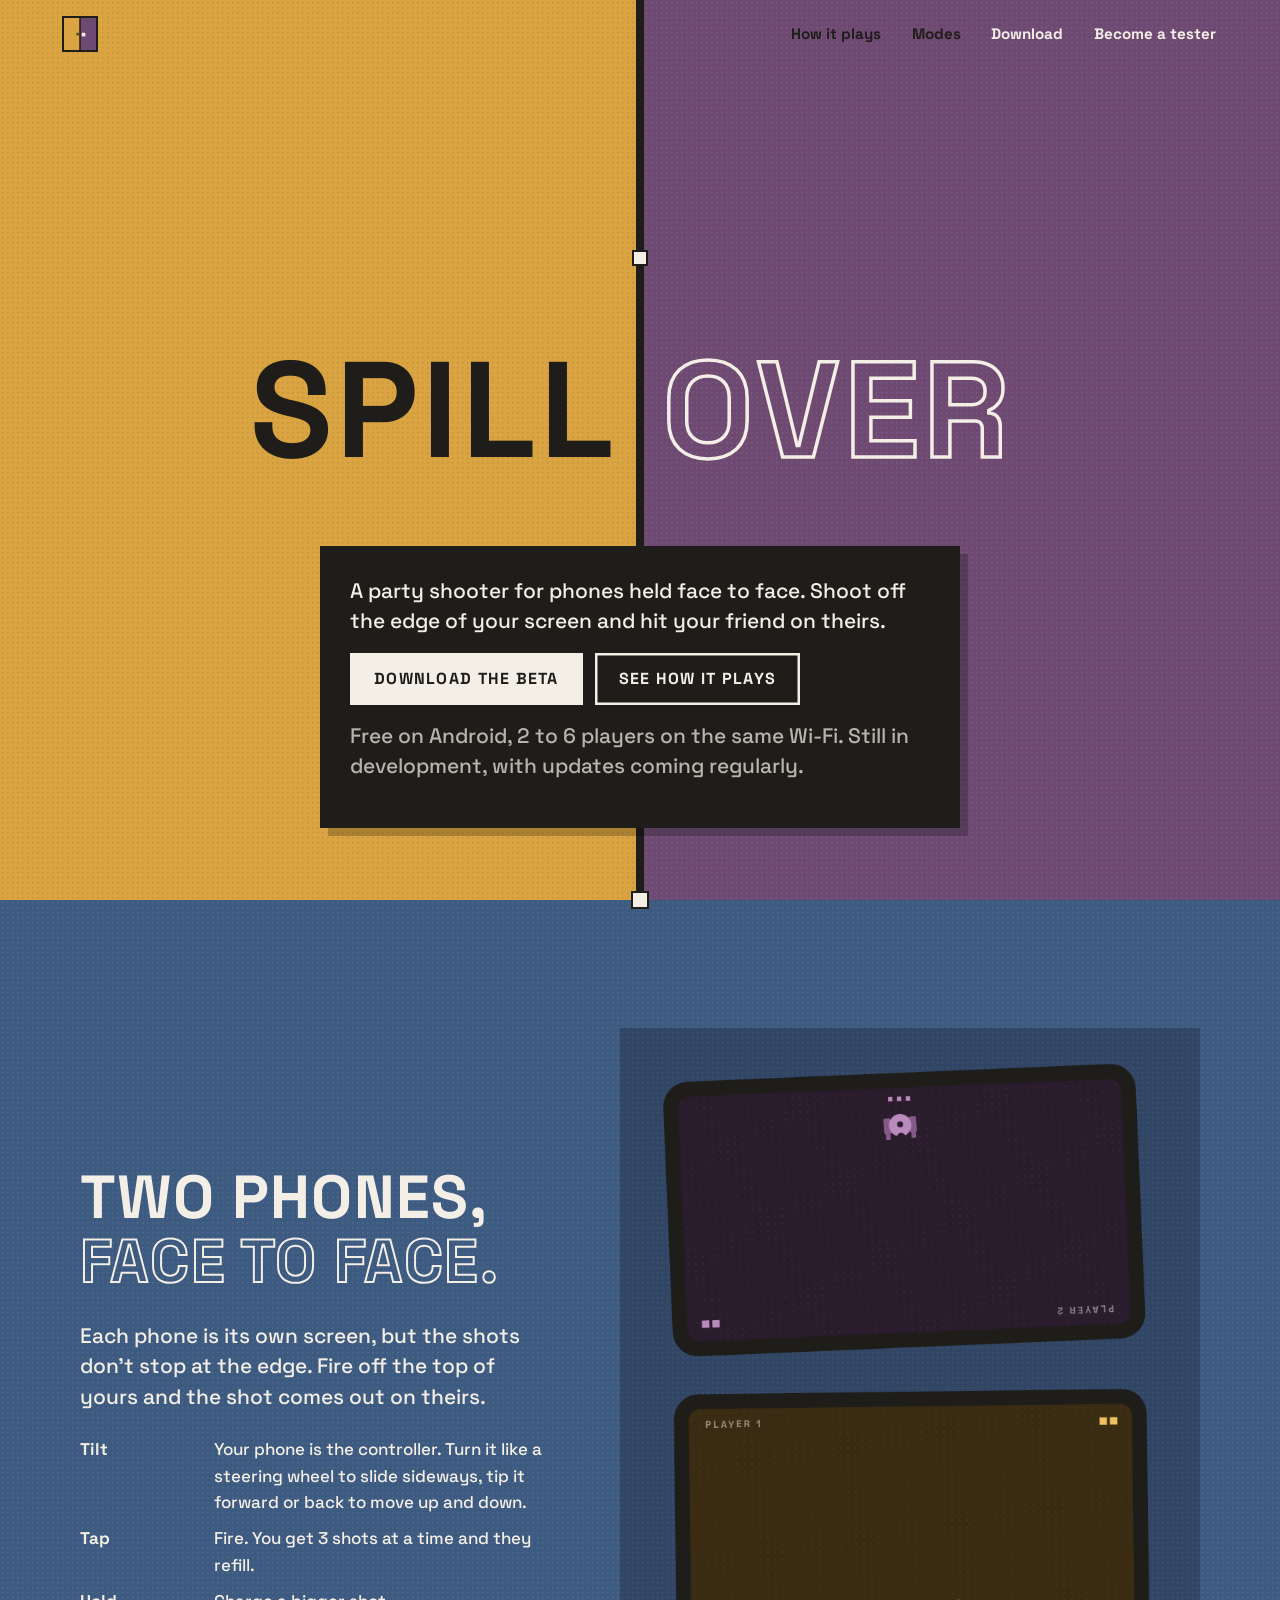
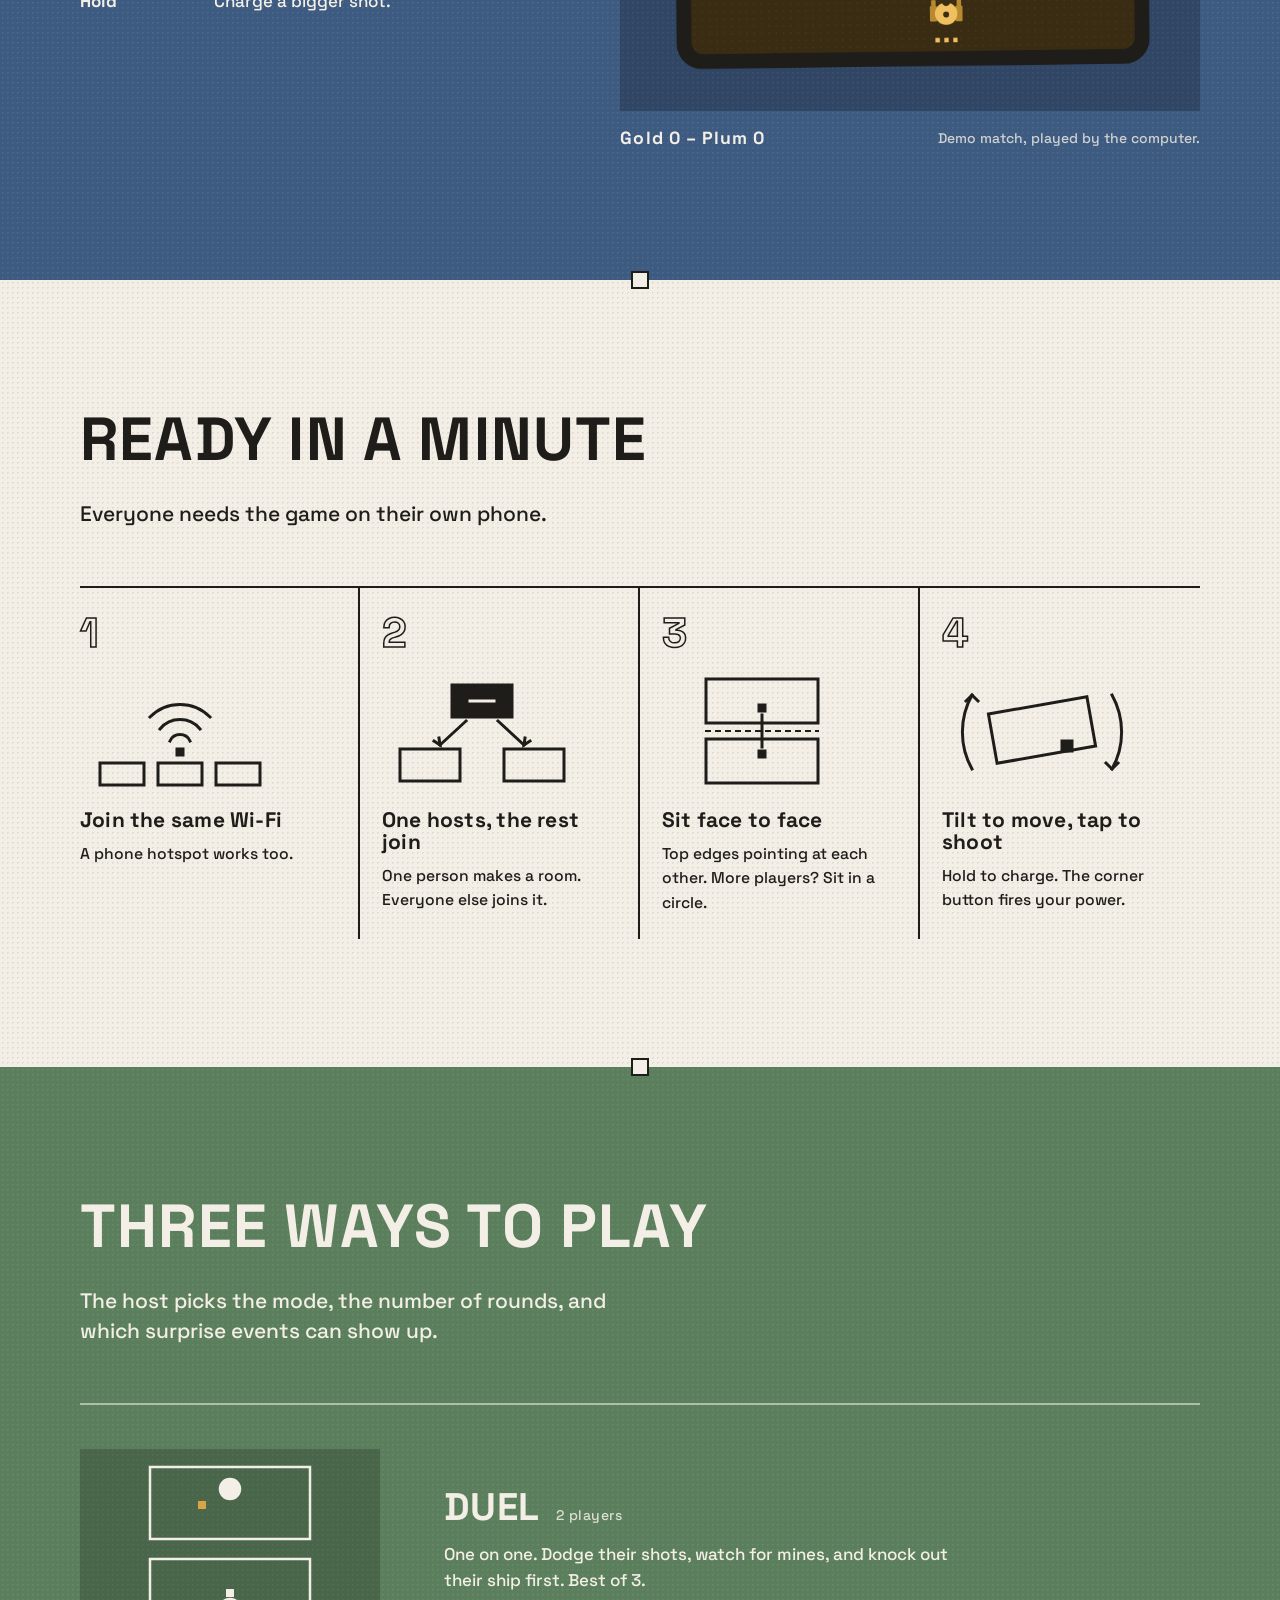
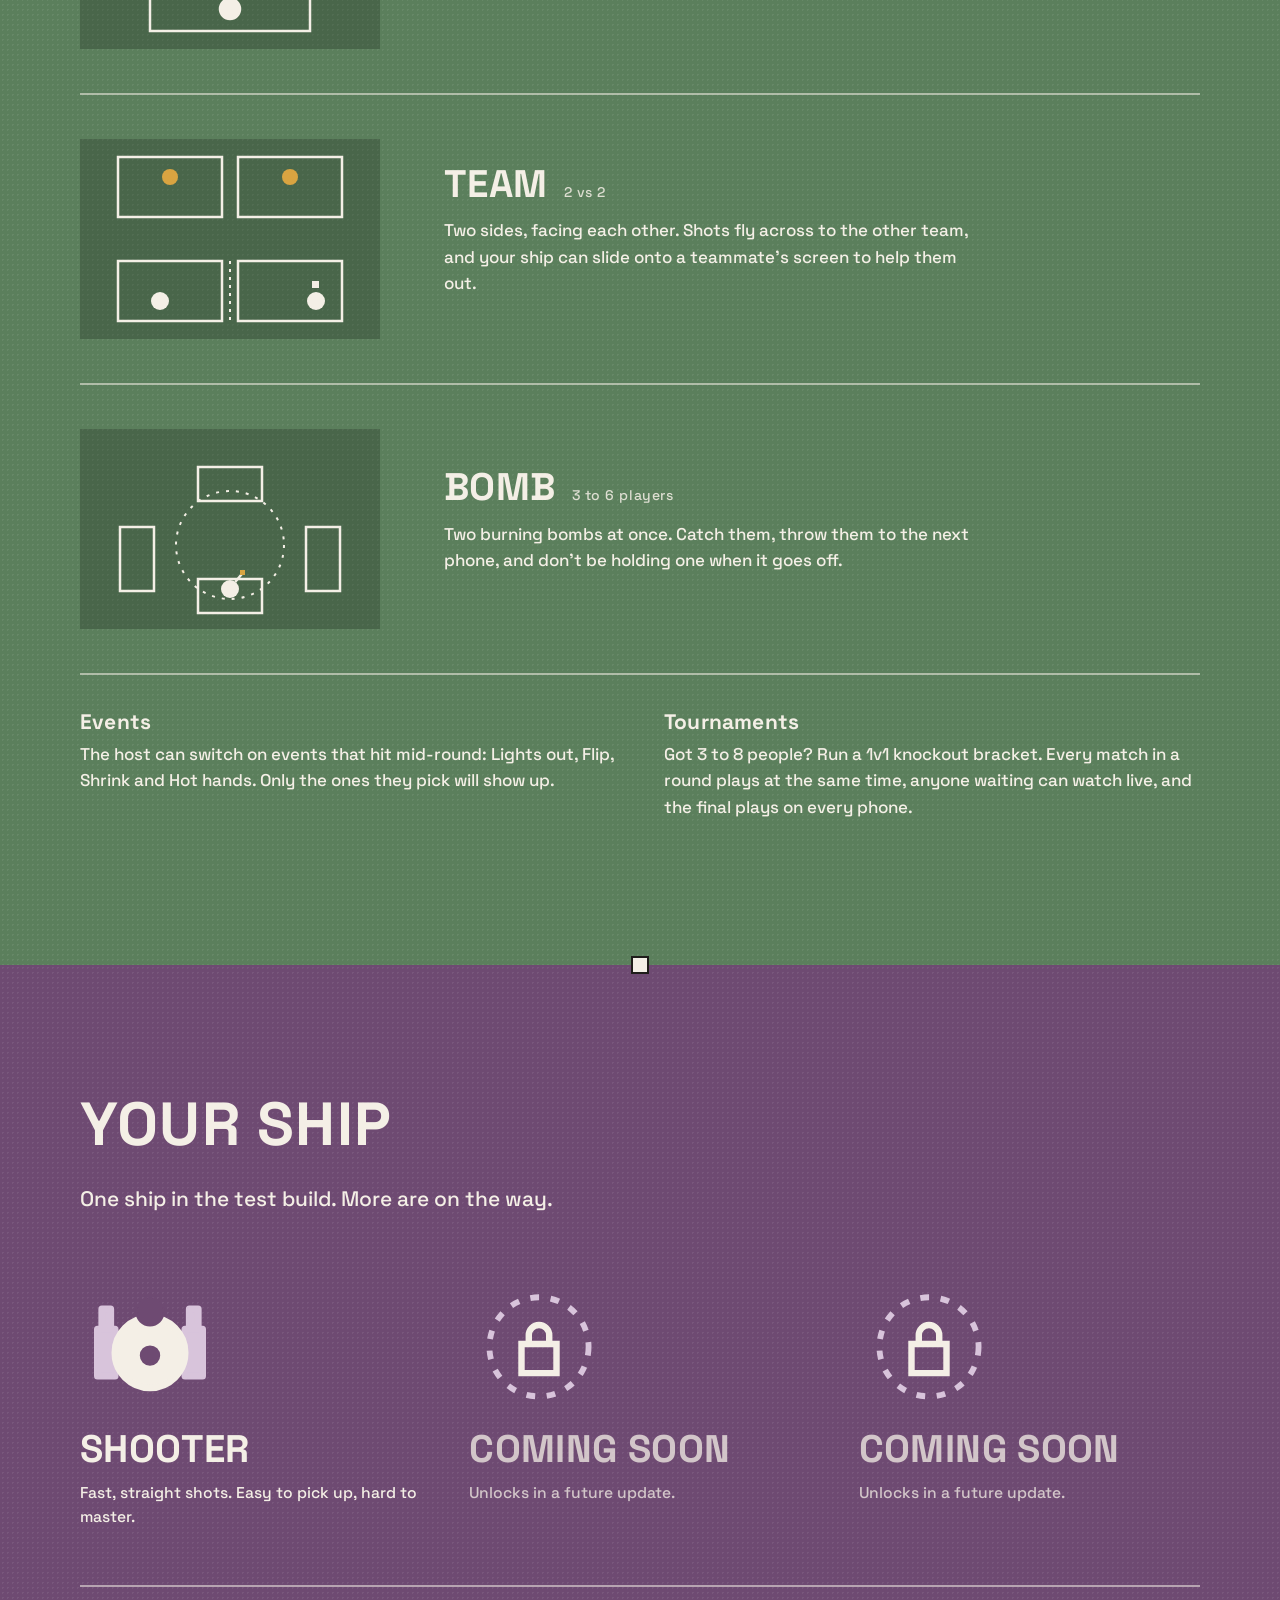
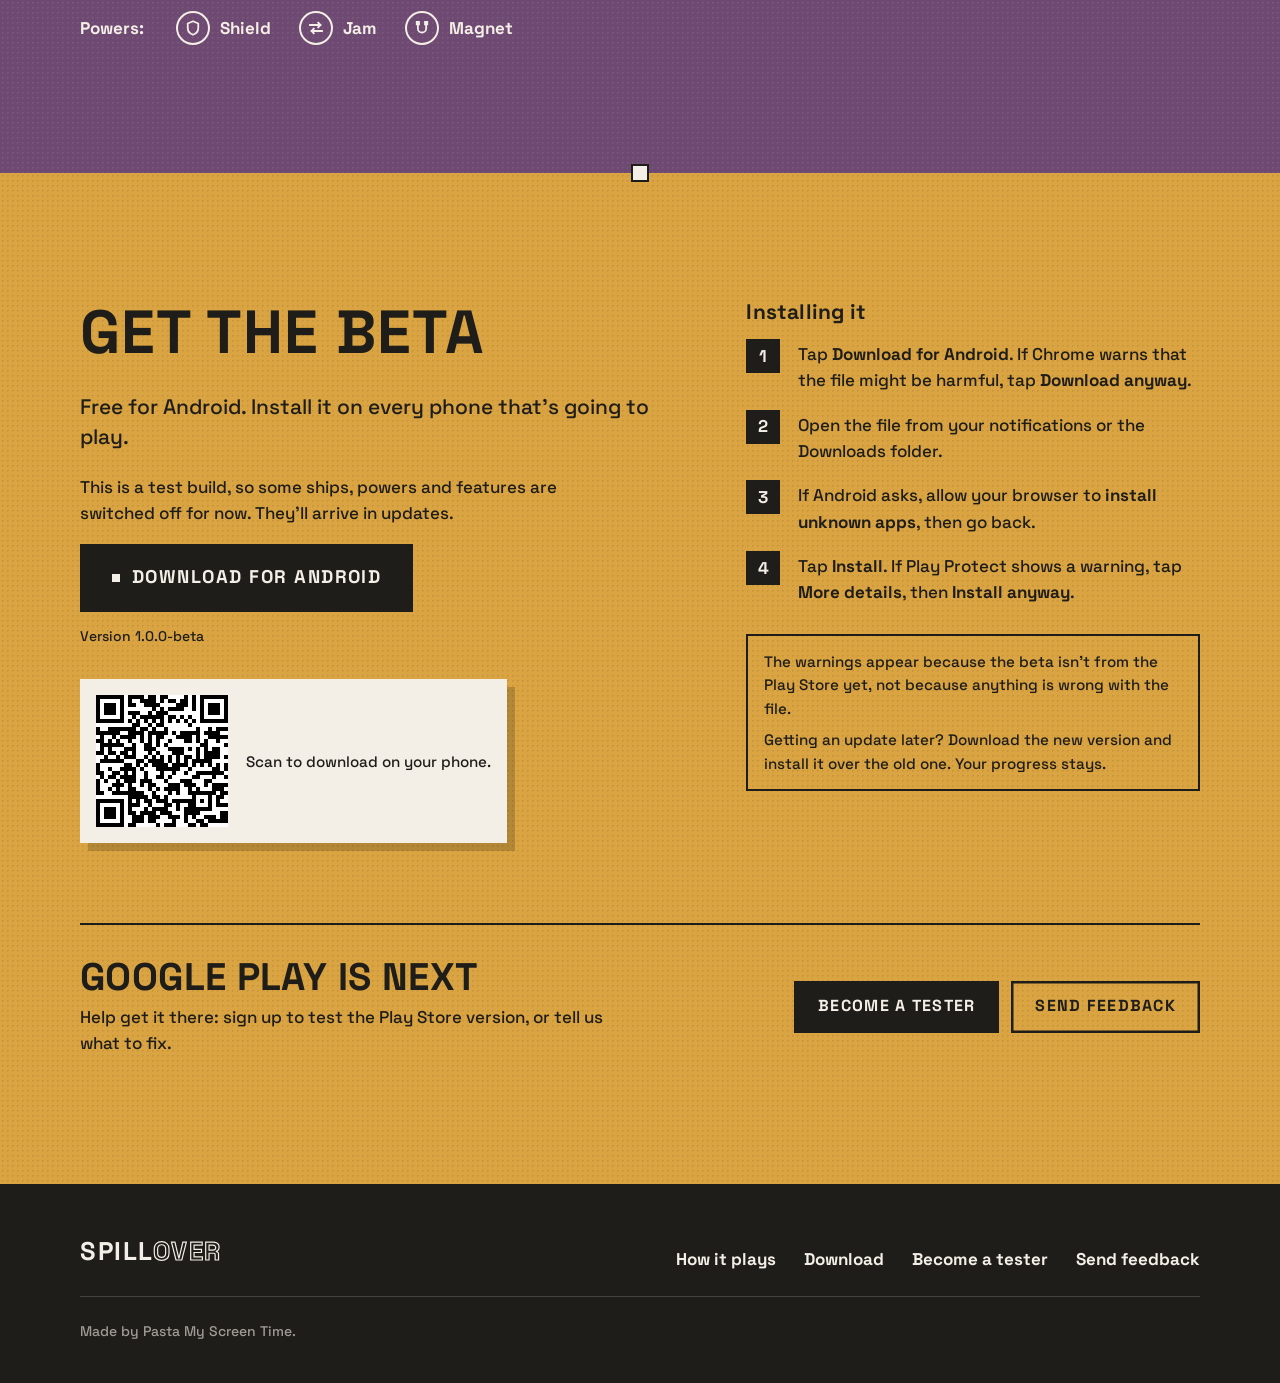
<file: index.html>
<!doctype html>
<html lang="en">
<head>
<meta charset="utf-8">
<meta name="viewport" content="width=device-width, initial-scale=1">
<title>SPILLOVER — a party shooter for phones held face to face</title>
<meta name="description" content="SPILLOVER is a local multiplayer shooter for 2 to 6 Android phones. Hold the phones face to face, tilt to move, tap to shoot. Your shots leave your screen and land on your friend's. Free beta download.">
<meta name="theme-color" content="#6E4A72">
<link rel="icon" href="assets/img/icon.svg" type="image/svg+xml">
<meta property="og:title" content="SPILLOVER">
<meta property="og:description" content="Hold two phones face to face. Shoot off your screen, hit your friend on theirs. Free Android beta.">
<meta property="og:image" content="assets/img/og.png">
<meta property="og:type" content="website">
<meta name="twitter:card" content="summary_large_image">
<link rel="preload" href="assets/fonts/space-grotesk-latin-700-normal.woff2" as="font" type="font/woff2" crossorigin>
<link rel="stylesheet" href="assets/css/site.css">
</head>
<body>
<a class="skip" href="#main">Skip to content</a>

<header class="topbar">
  <a class="topbar__brand" href="#top" aria-label="SPILLOVER home">
    <svg viewBox="0 0 108 108" aria-hidden="true"><rect width="54" height="108" fill="#D9A441"/><rect x="54" width="54" height="108" fill="#6E4A72"/><rect x="51.5" width="5" height="108" fill="#1F1D1A"/><path d="M42 50h9v9h-9z" fill="#1F1D1A" opacity=".65"/><path d="M60 50h12v12H60z" fill="#F4EFE6"/></svg>
  </a>
  <nav aria-label="Main">
    <a class="hide-sm" href="#how">How it plays</a>
    <a class="hide-sm" href="#modes">Modes</a>
    <a class="on-plum" href="#download">Download</a>
    <a class="on-plum" href="tester.html">Become a tester</a>
  </nav>
</header>

<main id="main">

<!-- HERO: the game's splash screen -->
<section class="hero" id="top" aria-labelledby="hero-title">
  <h1 id="hero-title" class="visually-hidden">SPILLOVER</h1>
  <div class="hero__half hero__half--ochre"><span class="hero__word hero__word--spill" aria-hidden="true">SPILL</span></div>
  <div class="hero__seam" aria-hidden="true"></div>
  <div class="hero__half hero__half--plum"><span class="hero__word hero__word--over" aria-hidden="true">OVER</span></div>
  <div class="hero__shot" aria-hidden="true"></div>

  <div class="hero__panel">
    <p>A party shooter for phones held face to face. Shoot off the edge of your screen and hit your friend on theirs.</p>
    <div class="hero__actions">
      <a class="btn btn--paper" href="#download" data-dl-label>Download the beta</a>
      <a class="btn btn--line" href="#how">See how it plays</a>
    </div>
    <p class="hero__fine" data-hero-fine>Free on Android, 2 to 6 players on the same Wi-Fi. Still in development, with updates coming regularly.</p>
  </div>
</section>

<div class="seam" aria-hidden="true"></div>

<!-- DEMO: two phones face to face, played by two bots -->
<section class="screen screen--slate" id="how" aria-labelledby="how-title">
  <div class="inner demo">
    <div>
      <h2 class="screen-title" id="how-title">Two phones,<br><span class="outline">face to face.</span></h2>
      <p class="lede">Each phone is its own screen, but the shots don't stop at the edge. Fire off the top of yours and the shot comes out on theirs.</p>
      <ul class="demo__keys">
        <li><b>Tilt</b><span>Your phone is the controller. Turn it like a steering wheel to slide sideways, tip it forward or back to move up and down.</span></li>
        <li><b>Tap</b><span>Fire. You get 3 shots at a time and they refill.</span></li>
        <li><b>Hold</b><span>Charge a bigger shot.</span></li>
      </ul>
    </div>
    <div>
      <div class="demo__stage">
        <canvas class="demo__canvas" id="demo" width="720" height="860" role="img" aria-label="Demo match: two phones held top edge to top edge. Each player tilts their phone to steer, and shots fired off the top of one screen come out on the other."></canvas>
      </div>
      <div class="demo__hud">
        <span class="demo__score" id="demo-score">Gold 0 – Plum 0</span>
        <span class="demo__note">Demo match, played by the computer.</span>
        <button class="btn btn--line" type="button" id="demo-play" hidden>Play demo</button>
      </div>
    </div>
  </div>
</section>

<div class="seam" aria-hidden="true"></div>

<!-- SETUP -->
<section class="screen screen--paper" id="setup" aria-labelledby="setup-title">
  <div class="inner">
    <h2 class="screen-title" id="setup-title">Ready in a minute</h2>
    <p class="lede">Everyone needs the game on their own phone.</p>
    <ol class="steps">
      <li>
        <span class="steps__n" aria-hidden="true">1</span>
        <svg viewBox="0 0 200 120" aria-hidden="true" fill="none" stroke="#1F1D1A" stroke-width="3" stroke-linecap="square">
          <path d="M70 46a42 42 0 0 1 60 0 M80 58a26 26 0 0 1 40 0 M90 70a11 11 0 0 1 20 0"/><path d="M97 78h6v6h-6z" fill="#1F1D1A"/>
          <rect x="20" y="92" width="44" height="22"/><rect x="78" y="92" width="44" height="22"/><rect x="136" y="92" width="44" height="22"/>
        </svg>
        <h3>Join the same Wi-Fi</h3>
        <p>A phone hotspot works too.</p>
      </li>
      <li>
        <span class="steps__n" aria-hidden="true">2</span>
        <svg viewBox="0 0 200 120" aria-hidden="true" fill="none" stroke="#1F1D1A" stroke-width="3" stroke-linecap="square">
          <rect x="70" y="14" width="60" height="32" fill="#1F1D1A"/><path d="M88 30h24" stroke="#F4EFE6"/>
          <rect x="18" y="78" width="60" height="32"/><rect x="122" y="78" width="60" height="32"/>
          <path d="M84 50L58 74 M116 50l26 24"/><path d="M52 70l6 4-1 -7 M148 70l-6 4 1-7"/>
        </svg>
        <h3>One hosts, the rest join</h3>
        <p>One person makes a room. Everyone else joins it.</p>
      </li>
      <li>
        <span class="steps__n" aria-hidden="true">3</span>
        <svg viewBox="0 0 200 120" aria-hidden="true" fill="none" stroke="#1F1D1A" stroke-width="3" stroke-linecap="square">
          <rect x="44" y="8" width="112" height="44"/><rect x="44" y="68" width="112" height="44"/>
          <path d="M44 60h112" stroke-dasharray="4 6" stroke-width="2"/>
          <path d="M97 80h6v6h-6z M97 34h6v6h-6z" fill="#1F1D1A"/><path d="M100 76V44"/>
        </svg>
        <h3>Sit face to face</h3>
        <p>Top edges pointing at each other. More players? Sit in a circle.</p>
      </li>
      <li>
        <span class="steps__n" aria-hidden="true">4</span>
        <svg viewBox="0 0 200 120" aria-hidden="true" fill="none" stroke="#1F1D1A" stroke-width="3" stroke-linecap="square">
          <rect x="50" y="34" width="100" height="50" transform="rotate(-10 100 59)"/>
          <path d="M30 98a76 76 0 0 1 0-74 M170 24a76 76 0 0 1 0 74"/><path d="M24 30l6-6 6 6 M164 92l6 6 6-6"/>
          <path d="M120 70h10v10h-10z" fill="#1F1D1A"/>
        </svg>
        <h3>Tilt to move, tap to shoot</h3>
        <p>Hold to charge. The corner button fires your power.</p>
      </li>
    </ol>
  </div>
</section>

<div class="seam" aria-hidden="true"></div>

<!-- MODES -->
<section class="screen screen--sage" id="modes" aria-labelledby="modes-title">
  <div class="inner">
    <h2 class="screen-title" id="modes-title">Three ways to play</h2>
    <p class="lede">The host picks the mode, the number of rounds, and which surprise events can show up.</p>

    <div class="modes">
      <article class="mode">
        <div class="mode__art anim" aria-hidden="true">
          <svg viewBox="0 0 300 200" fill="none" stroke="#F4EFE6" stroke-width="2.5">
            <rect x="70" y="18" width="160" height="72"/><rect x="70" y="110" width="160" height="72"/>
            <circle cx="150" cy="40" r="10" fill="#F4EFE6"/><circle cx="150" cy="160" r="10" fill="#F4EFE6"/>
            <g class="d-up"><rect x="146" y="140" width="8" height="8" fill="#F4EFE6" stroke="none"/></g>
            <g class="d-down"><rect x="118" y="52" width="8" height="8" fill="#D9A441" stroke="none"/></g>
          </svg>
        </div>
        <div>
          <h3>Duel <small>2 players</small></h3>
          <p>One on one. Dodge their shots, watch for mines, and knock out their ship first. Best of 3.</p>
        </div>
      </article>

      <article class="mode">
        <div class="mode__art anim" aria-hidden="true">
          <svg viewBox="0 0 300 200" fill="none" stroke="#F4EFE6" stroke-width="2.5">
            <rect x="38" y="18" width="104" height="60"/><rect x="158" y="18" width="104" height="60"/>
            <rect x="38" y="122" width="104" height="60"/><rect x="158" y="122" width="104" height="60"/>
            <path d="M150 122v60" stroke-dasharray="3 5" stroke-width="2"/>
            <circle cx="90" cy="38" r="8" fill="#D9A441" stroke="none"/><circle cx="210" cy="38" r="8" fill="#D9A441" stroke="none"/>
            <g class="d-cross"><circle cx="80" cy="162" r="9" fill="#F4EFE6" stroke="none"/></g>
            <circle cx="236" cy="162" r="9" fill="#F4EFE6" stroke="none"/>
            <g class="d-up"><rect x="232" y="142" width="7" height="7" fill="#F4EFE6" stroke="none"/></g>
          </svg>
        </div>
        <div>
          <h3>Team <small>2 vs 2</small></h3>
          <p>Two sides, facing each other. Shots fly across to the other team, and your ship can slide onto a teammate's screen to help them out.</p>
        </div>
      </article>

      <article class="mode">
        <div class="mode__art anim" aria-hidden="true">
          <svg viewBox="0 0 300 200" fill="none" stroke="#F4EFE6" stroke-width="2.5">
            <circle cx="150" cy="116" r="54" stroke-dasharray="3 7" stroke-width="2"/>
            <rect x="118" y="150" width="64" height="34"/><rect x="226" y="98" width="34" height="64" transform="rotate(0)"/><rect x="118" y="38" width="64" height="34"/><rect x="40" y="98" width="34" height="64"/>
            <g class="d-bomb-move">
              <circle cx="150" cy="160" r="9" fill="#F4EFE6" stroke="none"/>
              <path d="M156 152l5-6" stroke-linecap="square"/>
              <rect class="d-fuse" x="160" y="141" width="5" height="5" fill="#D9A441" stroke="none"/>
            </g>
          </svg>
        </div>
        <div>
          <h3>Bomb <small>3 to 6 players</small></h3>
          <p>Two burning bombs at once. Catch them, throw them to the next phone, and don't be holding one when it goes off.</p>
        </div>
      </article>
    </div>

    <div class="extras">
      <div>
        <h3>Events</h3>
        <p>The host can switch on events that hit mid-round: Lights out, Flip, Shrink and Hot hands. Only the ones they pick will show up.</p>
      </div>
      <div>
        <h3>Tournaments</h3>
        <p>Got 3 to 8 people? Run a 1v1 knockout bracket. Every match in a round plays at the same time, anyone waiting can watch live, and the final plays on every phone.</p>
      </div>
    </div>
  </div>
</section>

<div class="seam" aria-hidden="true"></div>

<!-- SHIPS -->
<section class="screen screen--plum" id="ships" aria-labelledby="ships-title">
  <div class="inner">
    <h2 class="screen-title" id="ships-title">Your ship</h2>
    <p class="lede">One ship in the test build. More are on the way.</p>
    <div class="ships">
      <div class="ship"><span data-ship="shooter"></span><div><h3>Shooter</h3><p>Fast, straight shots. Easy to pick up, hard to master.</p></div></div>
      <div class="ship ship--locked"><svg viewBox="0 0 48 48" width="140" height="140" role="img" aria-label="Locked ship"><circle cx="24" cy="26" r="17" fill="none" stroke="#D8C4DB" stroke-width="2" stroke-dasharray="3 4"/><path d="M18 25h12v10H18z M20.5 25v-3a3.5 3.5 0 0 1 7 0v3" fill="none" stroke="#F4EFE6" stroke-width="2.2"/></svg><div><h3>Coming soon</h3><p>Unlocks in a future update.</p></div></div>
      <div class="ship ship--locked"><svg viewBox="0 0 48 48" width="140" height="140" role="img" aria-label="Locked ship"><circle cx="24" cy="26" r="17" fill="none" stroke="#D8C4DB" stroke-width="2" stroke-dasharray="3 4"/><path d="M18 25h12v10H18z M20.5 25v-3a3.5 3.5 0 0 1 7 0v3" fill="none" stroke="#F4EFE6" stroke-width="2.2"/></svg><div><h3>Coming soon</h3><p>Unlocks in a future update.</p></div></div>
    </div>
    <div class="powers">
      <b>Powers:</b>
      <span class="power"><i><svg viewBox="0 0 24 24" fill="none" stroke="currentColor" stroke-width="2.4" stroke-linejoin="round"><path d="M12 3l7 3v6c0 4.5-3 7.5-7 9c-4-1.5-7-4.5-7-9V6z"/></svg></i>Shield</span>
      <span class="power"><i><svg viewBox="0 0 24 24" fill="none" stroke="currentColor" stroke-width="2.4" stroke-linecap="square"><path d="M4 8h14 M15 5l3 3-3 3 M20 16H6 M9 13l-3 3 3 3"/></svg></i>Jam</span>
      <span class="power"><i><svg viewBox="0 0 24 24" fill="none" stroke="currentColor" stroke-width="2.4" stroke-linecap="square"><path d="M6.5 6v6.5a5.5 5.5 0 0 0 11 0V6 M5 4h3v3H5z M16 4h3v3h-3z"/></svg></i>Magnet</span>
    </div>
  </div>
</section>

<div class="seam" aria-hidden="true" data-clips-seam hidden></div>

<!-- CLIPS (hidden until clips are added in config.js) -->
<section class="screen screen--ink" id="clips" aria-labelledby="clips-title" hidden>
  <div class="inner">
    <h2 class="screen-title" id="clips-title">Watch it played</h2>
    <p class="lede">Real phones, real friends, real shouting.</p>
    <div class="clips" id="clips-list"></div>
  </div>
</section>

<div class="seam" aria-hidden="true"></div>

<!-- DOWNLOAD -->
<section class="screen screen--ochre" id="download" aria-labelledby="dl-title">
  <div class="inner">
    <div class="dl">
      <div>
        <h2 class="screen-title" id="dl-title">Get the beta</h2>
        <p class="lede">Free for Android. Install it on every phone that's going to play.</p>
        <p>This is a test build, so some ships, powers and features are switched off for now. They'll arrive in updates.</p>
        <a class="btn btn--ink btn--big" id="dl-btn" href="#" download><span class="sq" aria-hidden="true"></span>Download for Android</a>
        <p class="dl__meta" id="dl-meta"></p>

        <div class="dl__qr" id="dl-qr" hidden>
          <div id="qr-box" role="img" aria-label="QR code that opens this download page on your phone"></div>
          <p>Scan to download on your phone.</p>
        </div>
      </div>

      <div>
        <h3 class="install-title" id="install-title">Installing it</h3>
        <ol class="install" aria-labelledby="install-title">
          <li>Tap <b>Download for Android</b>. If Chrome warns that the file might be harmful, tap <b>Download anyway</b>.</li>
          <li>Open the file from your notifications or the Downloads folder.</li>
          <li>If Android asks, allow your browser to <b>install unknown apps</b>, then go back.</li>
          <li>Tap <b>Install</b>. If Play Protect shows a warning, tap <b>More details</b>, then <b>Install anyway</b>.</li>
        </ol>
        <div class="note">
          <p>The warnings appear because the beta isn't from the Play Store yet, not because anything is wrong with the file.</p>
          <p>Getting an update later? Download the new version and install it over the old one. Your progress stays.</p>
        </div>
      </div>
    </div>

    <div class="soon" id="soon">
      <div>
        <h3 data-soon-title>Google Play is next</h3>
        <p data-soon-text>Help get it there: sign up to test the Play Store version, or tell us what to fix.</p>
      </div>
      <div class="hero__actions">
        <a class="btn btn--ink" href="tester.html">Become a tester</a>
        <a class="btn btn--line" href="tester.html#feedback">Send feedback</a>
      </div>
    </div>
  </div>
</section>

</main>

<footer class="foot">
  <div class="inner">
    <div class="foot__brand">SPILL<span>OVER</span></div>
    <nav aria-label="Footer">
      <a href="#how">How it plays</a>
      <a href="#download">Download</a>
      <a href="tester.html">Become a tester</a>
      <a href="tester.html#feedback">Send feedback</a>
    </nav>
    <div class="foot__small">
      <p>Made by Pasta My Screen Time.</p>
    </div>
  </div>
</footer>

<script src="config.js"></script>
<script src="assets/js/ships.js"></script>
<script src="assets/js/qrcode.js"></script>
<script src="assets/js/site.js"></script>
<script src="assets/js/demo.js"></script>
</body>
</html>
</file>
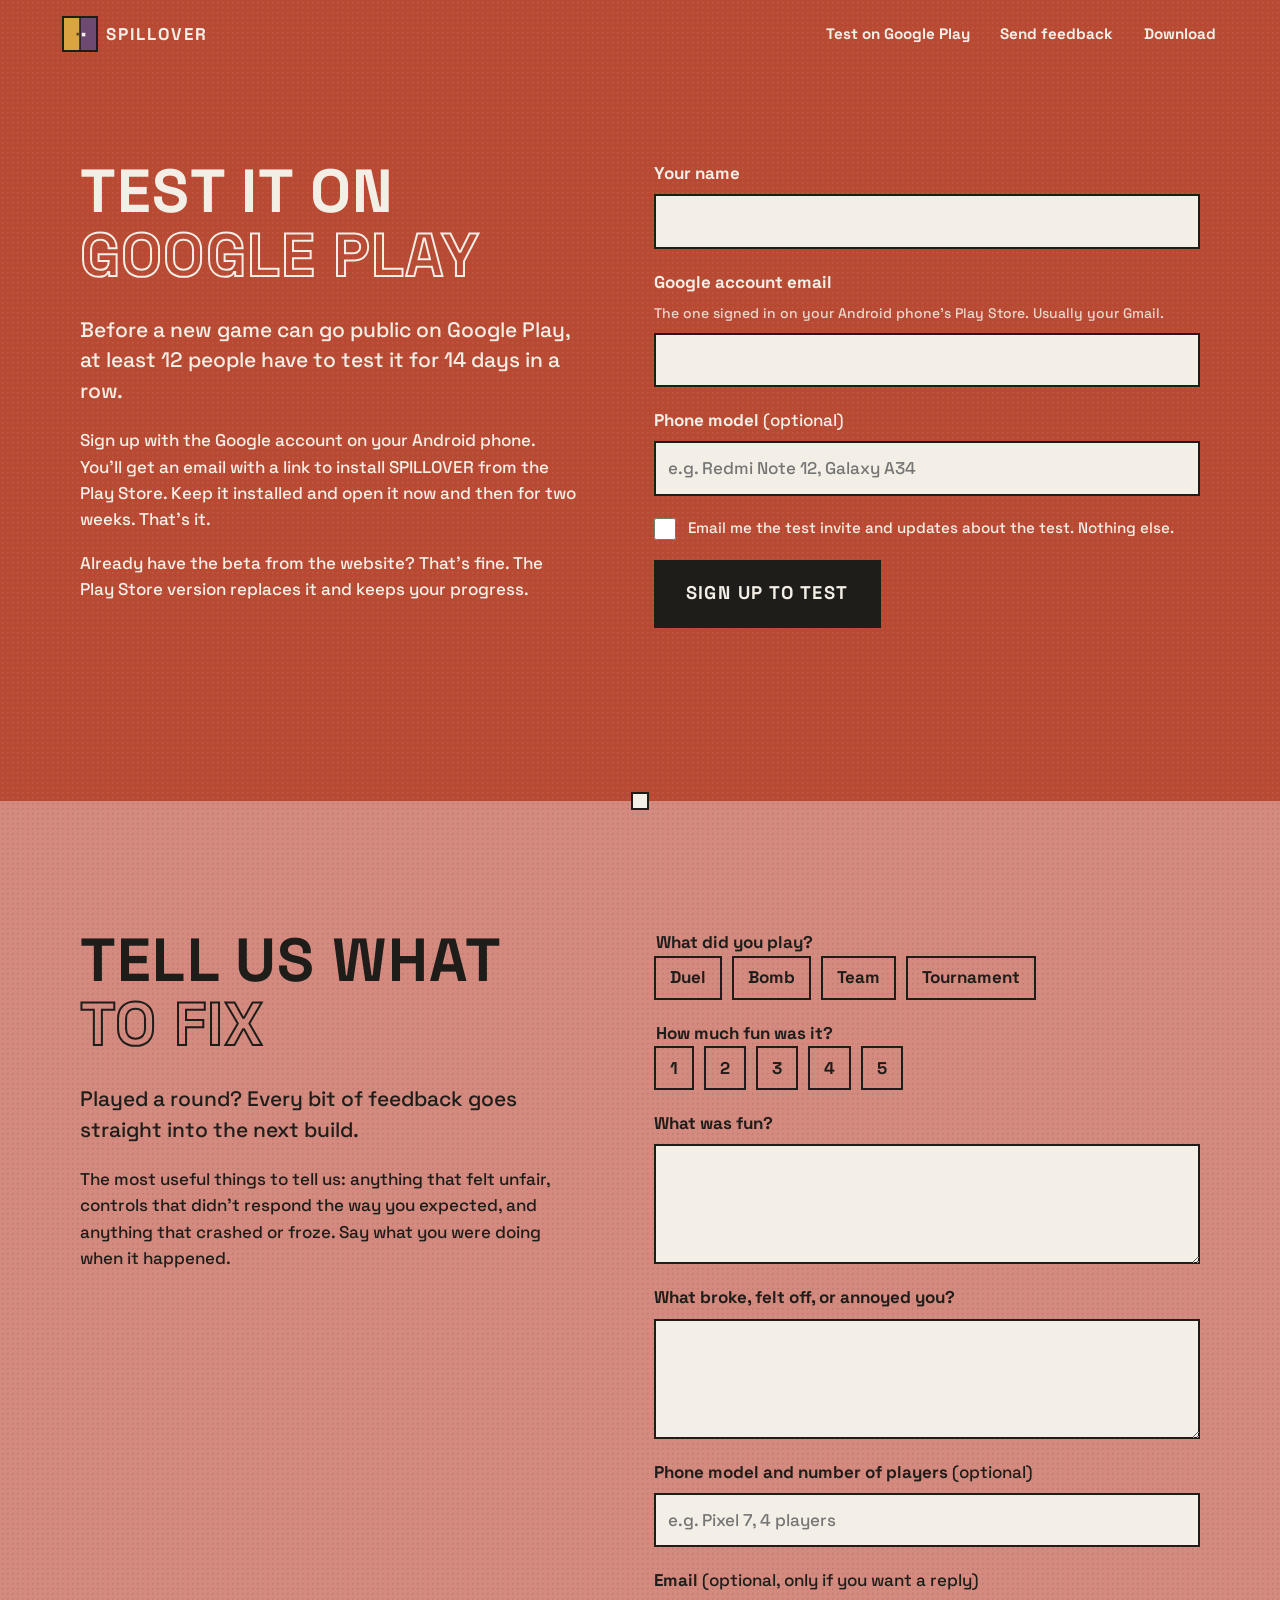
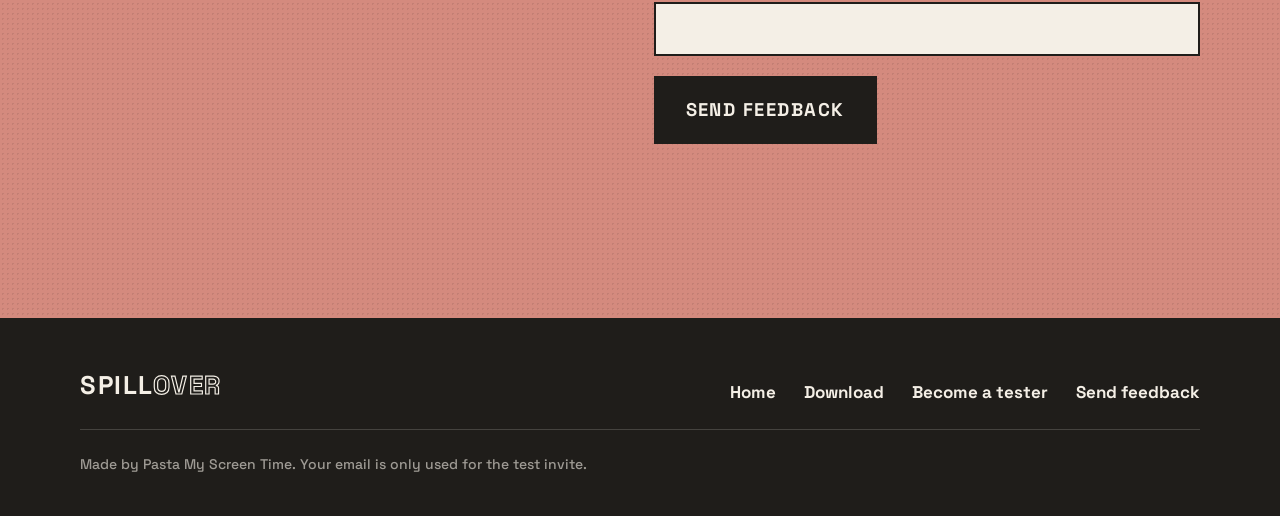
<file: tester.html>
<!doctype html>
<html lang="en">
<head>
<meta charset="utf-8">
<meta name="viewport" content="width=device-width, initial-scale=1">
<title>Become a tester — SPILLOVER</title>
<meta name="description" content="Sign up to test SPILLOVER on Google Play, or send feedback on the beta.">
<meta name="theme-color" content="#B84A34">
<link rel="icon" href="assets/img/icon.svg" type="image/svg+xml">
<link rel="preload" href="assets/fonts/space-grotesk-latin-700-normal.woff2" as="font" type="font/woff2" crossorigin>
<link rel="stylesheet" href="assets/css/site.css">
</head>
<body>
<a class="skip" href="#main">Skip to content</a>

<header class="topbar" style="color: var(--paper)">
  <a class="topbar__brand" href="index.html" aria-label="SPILLOVER home">
    <svg viewBox="0 0 108 108" aria-hidden="true"><rect width="54" height="108" fill="#D9A441"/><rect x="54" width="54" height="108" fill="#6E4A72"/><rect x="51.5" width="5" height="108" fill="#1F1D1A"/><path d="M42 50h9v9h-9z" fill="#1F1D1A" opacity=".65"/><path d="M60 50h12v12H60z" fill="#F4EFE6"/></svg>
    <span>SPILLOVER</span>
  </a>
  <nav aria-label="Main">
    <a href="#signup">Test on Google Play</a>
    <a href="#feedback">Send feedback</a>
    <a class="hide-sm" href="index.html#download">Download</a>
  </nav>
</header>

<main id="main">

<section class="screen screen--brick page-head" id="signup" aria-labelledby="signup-title">
  <div class="inner form-grid">
    <div>
      <h1 class="screen-title" id="signup-title">Test it on<br><span class="outline">Google Play</span></h1>
      <p class="lede">Before a new game can go public on Google Play, at least 12 people have to test it for 14 days in a row.</p>
      <p>Sign up with the Google account on your Android phone. You'll get an email with a link to install SPILLOVER from the Play Store. Keep it installed and open it now and then for two weeks. That's it.</p>
      <p>Already have the beta from the website? That's fine. The Play Store version replaces it and keeps your progress.</p>
    </div>

    <form class="form" data-form="tester" novalidate>
      <div class="field">
        <label for="t-name">Your name</label>
        <input class="input" id="t-name" name="name" autocomplete="name" required>
      </div>
      <div class="field">
        <label for="t-email">Google account email</label>
        <p class="hint" id="t-email-hint">The one signed in on your Android phone's Play Store. Usually your Gmail.</p>
        <input class="input" id="t-email" name="email" type="email" autocomplete="email" inputmode="email" required aria-describedby="t-email-hint">
      </div>
      <div class="field">
        <label for="t-phone">Phone model <span style="font-weight:500">(optional)</span></label>
        <input class="input" id="t-phone" name="phone" placeholder="e.g. Redmi Note 12, Galaxy A34">
      </div>
      <label class="check"><input type="checkbox" name="consent" value="yes" required> <span>Email me the test invite and updates about the test. Nothing else.</span></label>
      <input class="hp" type="text" name="website" tabindex="-1" autocomplete="off" aria-hidden="true">
      <div><button class="btn btn--ink btn--big" type="submit">Sign up to test</button></div>
      <p class="status" role="status" aria-live="polite"></p>
    </form>
  </div>
</section>

<div class="seam" aria-hidden="true"></div>

<section class="screen screen--clay" id="feedback" aria-labelledby="fb-title">
  <div class="inner form-grid">
    <div>
      <h2 class="screen-title" id="fb-title">Tell us what<br><span class="outline">to fix</span></h2>
      <p class="lede">Played a round? Every bit of feedback goes straight into the next build.</p>
      <p>The most useful things to tell us: anything that felt unfair, controls that didn't respond the way you expected, and anything that crashed or froze. Say what you were doing when it happened.</p>
    </div>

    <form class="form" data-form="feedback" novalidate>
      <fieldset class="field">
        <legend>What did you play?</legend>
        <div class="choices">
          <label class="choice"><input type="checkbox" name="modes" value="Duel"><span>Duel</span></label>
          <label class="choice"><input type="checkbox" name="modes" value="Bomb"><span>Bomb</span></label>
          <label class="choice"><input type="checkbox" name="modes" value="Team"><span>Team</span></label>
          <label class="choice"><input type="checkbox" name="modes" value="Tournament"><span>Tournament</span></label>
        </div>
      </fieldset>
      <fieldset class="field">
        <legend>How much fun was it?</legend>
        <div class="choices">
          <label class="choice"><input type="radio" name="rating" value="1"><span>1</span></label>
          <label class="choice"><input type="radio" name="rating" value="2"><span>2</span></label>
          <label class="choice"><input type="radio" name="rating" value="3"><span>3</span></label>
          <label class="choice"><input type="radio" name="rating" value="4"><span>4</span></label>
          <label class="choice"><input type="radio" name="rating" value="5"><span>5</span></label>
        </div>
      </fieldset>
      <div class="field">
        <label for="f-good">What was fun?</label>
        <textarea class="textarea" id="f-good" name="good"></textarea>
      </div>
      <div class="field">
        <label for="f-bad">What broke, felt off, or annoyed you?</label>
        <textarea class="textarea" id="f-bad" name="bad" required></textarea>
      </div>
      <div class="field">
        <label for="f-phone">Phone model and number of players <span style="font-weight:500">(optional)</span></label>
        <input class="input" id="f-phone" name="phone" placeholder="e.g. Pixel 7, 4 players">
      </div>
      <div class="field">
        <label for="f-email">Email <span style="font-weight:500">(optional, only if you want a reply)</span></label>
        <input class="input" id="f-email" name="email" type="email" autocomplete="email" inputmode="email">
      </div>
      <input class="hp" type="text" name="website" tabindex="-1" autocomplete="off" aria-hidden="true">
      <div><button class="btn btn--ink btn--big" type="submit">Send feedback</button></div>
      <p class="status" role="status" aria-live="polite"></p>
    </form>
  </div>
</section>

</main>

<footer class="foot">
  <div class="inner">
    <div class="foot__brand">SPILL<span>OVER</span></div>
    <nav aria-label="Footer">
      <a href="index.html">Home</a>
      <a href="index.html#download">Download</a>
      <a href="#signup">Become a tester</a>
      <a href="#feedback">Send feedback</a>
    </nav>
    <div class="foot__small">
      <p>Made by Pasta My Screen Time. Your email is only used for the test invite.</p>
    </div>
  </div>
</footer>

<script src="config.js"></script>
<script src="assets/js/forms.js"></script>
<script src="assets/js/site.js"></script>
</body>
</html>
</file>
<file: assets/css/site.css>
/* SPILLOVER — site styles. Same palette and type as the game. */

@font-face {
  font-family: "Space Grotesk";
  src: url("../fonts/space-grotesk-latin-500-normal.woff2") format("woff2");
  font-weight: 500;
  font-display: swap;
}
@font-face {
  font-family: "Space Grotesk";
  src: url("../fonts/space-grotesk-latin-700-normal.woff2") format("woff2");
  font-weight: 700;
  font-display: swap;
}

:root {
  --slate: #3D5A80;
  --brick: #B84A34;
  --ochre: #D9A441;
  --sage: #5B7F5C;
  --plum: #6E4A72;
  --clay: #D48A7E;
  --paper: #F4EFE6;
  --ink: #1F1D1A;

  --dots-light: radial-gradient(rgba(255, 255, 255, 0.07) 1px, transparent 1px);
  --dots-dark: radial-gradient(rgba(0, 0, 0, 0.08) 1px, transparent 1px);

  --gutter: clamp(20px, 5vw, 64px);
  --measure: 34rem;
  --step--1: 0.875rem;
  --step-0: 1.0625rem;
  --step-1: 1.3125rem;
  --step-2: clamp(1.6rem, 1.2rem + 1.8vw, 2.4rem);
  --step-3: clamp(2.2rem, 1.4rem + 3.6vw, 3.8rem);
  --step-4: clamp(3.2rem, 1.4rem + 9vw, 8.5rem);
}

* { box-sizing: border-box; }
[hidden] { display: none !important; }
html { scroll-behavior: smooth; -webkit-text-size-adjust: 100%; }
@media (prefers-reduced-motion: reduce) { html { scroll-behavior: auto; } }

body {
  margin: 0;
  background: var(--ink);
  color: var(--paper);
  font-family: "Space Grotesk", system-ui, sans-serif;
  font-weight: 500;
  font-size: var(--step-0);
  line-height: 1.55;
  -webkit-font-smoothing: antialiased;
}

img, svg, video, canvas { display: block; max-width: 100%; }
a { color: inherit; }
p { margin: 0 0 1em; max-width: var(--measure); }
h1, h2, h3 { margin: 0; font-weight: 700; line-height: 1.05; letter-spacing: 0.01em; }

:focus-visible {
  outline: 3px solid currentColor;
  outline-offset: 3px;
}

.skip {
  position: absolute; left: 12px; top: -60px; z-index: 20;
  background: var(--paper); color: var(--ink); padding: 10px 14px; font-weight: 700;
}
.skip:focus { top: 12px; }

.visually-hidden {
  position: absolute !important; width: 1px; height: 1px; overflow: hidden;
  clip: rect(0 0 0 0); white-space: nowrap;
}

/* ---------- screens (sections) ---------- */

.screen {
  position: relative;
  padding: clamp(64px, 10vw, 128px) var(--gutter);
  background-size: 5px 5px;
}
.screen > .inner { max-width: 1120px; margin: 0 auto; }

.screen--slate { background-color: var(--slate); background-image: var(--dots-light); color: var(--paper); }
.screen--sage  { background-color: var(--sage);  background-image: var(--dots-light); color: var(--paper); }
.screen--plum  { background-color: var(--plum);  background-image: var(--dots-light); color: var(--paper); }
.screen--brick { background-color: var(--brick); background-image: var(--dots-light); color: var(--paper); }
.screen--ochre { background-color: var(--ochre); background-image: var(--dots-dark);  color: var(--ink); }
.screen--clay  { background-color: var(--clay);  background-image: var(--dots-dark);  color: var(--ink); }
.screen--paper { background-color: var(--paper); background-image: var(--dots-dark);  color: var(--ink); }
.screen--ink   { background-color: var(--ink);   background-image: var(--dots-light); color: var(--paper); }

/* The shot that spills over every seam between two screens. */
.seam { position: relative; height: 0; z-index: 3; }
.seam::before {
  content: "";
  position: absolute; left: 50%; top: -7px;
  width: 14px; height: 14px; margin-left: -7px;
  background: var(--paper);
  box-shadow: 0 0 0 2px var(--ink);
}
.seam.is-crossing::before { animation: spill 900ms cubic-bezier(.3,.7,.3,1) both; }
@keyframes spill {
  from { transform: translateY(-46px); opacity: 0; }
  30% { opacity: 1; }
  to { transform: translateY(0); opacity: 1; }
}

.screen-title {
  font-size: var(--step-3);
  text-transform: uppercase;
  letter-spacing: 0.02em;
  margin-bottom: 0.45em;
}
.outline { color: transparent; -webkit-text-stroke: 2px currentColor; }
.screen--ochre .outline, .screen--paper .outline, .screen--clay .outline { -webkit-text-stroke-color: var(--ink); }
.screen--slate .outline, .screen--sage .outline, .screen--plum .outline, .screen--ink .outline, .screen--brick .outline { -webkit-text-stroke-color: var(--paper); }
@supports not (-webkit-text-stroke: 1px black) { .outline { color: inherit; } }

.lede { font-size: var(--step-1); line-height: 1.45; max-width: 36rem; }

/* ---------- buttons ---------- */

.btn {
  display: inline-flex; align-items: center; justify-content: center; gap: 12px;
  min-height: 52px; padding: 0 24px;
  font: inherit; font-weight: 700; font-size: 1rem; letter-spacing: 0.08em; text-transform: uppercase;
  text-decoration: none; cursor: pointer;
  border: 0; border-radius: 0;
  transition: transform 80ms ease-out;
}
.btn:active { transform: scale(0.96); }
.btn--ink { background: var(--ink); color: var(--paper); }
.btn--paper { background: var(--paper); color: var(--ink); }
.btn--line { background: transparent; color: inherit; box-shadow: inset 0 0 0 2.5px currentColor; }
.btn--big { min-height: 68px; padding: 0 32px; font-size: 1.15rem; }
.btn .sq { width: 8px; height: 8px; background: currentColor; flex: none; }

/* ---------- top bar ---------- */

.topbar {
  position: absolute; left: 0; right: 0; top: 0; z-index: 10;
  display: flex; align-items: center; justify-content: space-between; gap: 16px;
  padding: 18px var(--gutter);
  color: var(--ink);
}
.topbar__brand { display: flex; align-items: center; gap: 10px; font-weight: 700; letter-spacing: 0.12em; text-decoration: none; }
.topbar__brand svg { width: 32px; height: 32px; flex: none; max-width: none; box-shadow: 0 0 0 2px var(--ink); }
.topbar nav { display: flex; gap: clamp(14px, 2.4vw, 32px); align-items: center; }
.topbar nav a { text-decoration: none; font-weight: 700; font-size: 0.95rem; }
.topbar nav a:hover { text-decoration: underline; text-underline-offset: 5px; text-decoration-thickness: 2px; }
.topbar nav .on-plum { color: var(--paper); }
@media (max-width: 760px) {
  .topbar nav .hide-sm { display: none; }
  .topbar nav .on-plum { color: var(--ink); }
}

/* ---------- hero: the splash screen ---------- */

.hero {
  position: relative;
  min-height: min(100svh, 920px);
  display: grid;
  grid-template-columns: 1fr 8px 1fr;
}
.hero__half { background-size: 5px 5px; display: flex; align-items: center; }
.hero__half--ochre { background-color: var(--ochre); background-image: var(--dots-dark); justify-content: flex-end; }
.hero__half--plum { background-color: var(--plum); background-image: var(--dots-light); justify-content: flex-start; }
.hero__seam { background: var(--ink); }
.hero__word {
  font-size: var(--step-4); font-weight: 700; line-height: 0.85; letter-spacing: 0.03em;
  padding: 0 clamp(8px, 1.4vw, 18px);
  transform: translateY(-34%);
}
.hero__word--spill { color: var(--ink); }
.hero__word--over { color: transparent; -webkit-text-stroke: clamp(2px, 0.3vw, 3.5px) var(--paper); }
@supports not (-webkit-text-stroke: 1px black) { .hero__word--over { color: var(--paper); } }

.hero__shot {
  position: absolute; left: 50%; top: 28%;
  width: 12px; height: 12px; margin-left: -6px;
  background: var(--paper); box-shadow: 0 0 0 2px var(--ink);
  animation: heroShot 1.6s cubic-bezier(.45,0,.55,1) infinite;
}
@keyframes heroShot {
  0% { transform: translateX(-90px); opacity: 0; }
  20% { opacity: 1; }
  80% { opacity: 1; }
  100% { transform: translateX(90px); opacity: 0; }
}

.hero__panel {
  position: absolute; left: 50%; bottom: clamp(36px, 8vh, 88px);
  transform: translateX(-50%);
  width: min(640px, calc(100% - 2 * var(--gutter)));
  background: var(--ink); color: var(--paper);
  padding: clamp(20px, 3vw, 30px);
  box-shadow: 8px 8px 0 rgba(0, 0, 0, 0.22);
}
.hero__panel p { font-size: var(--step-1); line-height: 1.4; margin-bottom: 18px; max-width: none; }
.hero__actions { display: flex; flex-wrap: wrap; gap: 12px; }
.hero__fine { margin: 16px 0 0; font-size: var(--step--1); color: rgba(244, 239, 230, 0.72); }

@media (max-width: 760px) {
  .hero {
    grid-template-columns: 1fr;
    grid-template-rows: 1fr 8px 1fr;
    min-height: 100svh;
  }
  .hero__half { justify-content: center; align-items: flex-end; padding-bottom: 6px; }
  .hero__half--plum { align-items: flex-start; padding-top: 6px; }
  .hero__word { transform: none; font-size: clamp(4rem, 24vw, 7rem); }
  .hero__half--ochre { padding-bottom: 0; }
  .hero__half--plum { align-items: flex-start; }
  .hero__shot { left: 50%; top: calc(50% - 6px); animation-name: heroShotV; }
  .hero__panel { position: relative; left: auto; bottom: auto; transform: none; width: auto; margin: 0; grid-row: 4; box-shadow: none; }
  .hero__half--ochre { align-items: flex-end; }
  .hero { grid-template-rows: minmax(160px, 28svh) 8px minmax(150px, 24svh) auto; }
}
@keyframes heroShotV {
  0% { transform: translateY(60px); opacity: 0; }
  20% { opacity: 1; }
  80% { opacity: 1; }
  100% { transform: translateY(-60px); opacity: 0; }
}

/* ---------- demo ---------- */

.demo { display: grid; grid-template-columns: minmax(0, 1fr) minmax(0, 1.25fr); gap: clamp(32px, 6vw, 80px); align-items: center; }
@media (max-width: 900px) { .demo { grid-template-columns: 1fr; } }

.demo__stage {
  position: relative;
  background: rgba(0, 0, 0, 0.22);
  padding: clamp(12px, 2vw, 24px);
}
.demo__canvas { width: 100%; height: auto; aspect-ratio: 720 / 860; }
.demo__note { font-weight: 500; font-size: var(--step--1); opacity: 0.8; }
.demo__hud { display: flex; flex-wrap: wrap; justify-content: space-between; align-items: center; gap: 12px; margin-top: 14px; font-weight: 700; }
.demo__score { font-size: 1.1rem; letter-spacing: 0.06em; }
.demo__keys { list-style: none; padding: 0; margin: 24px 0 0; display: grid; gap: 10px; }
.demo__keys li { display: flex; gap: 14px; align-items: baseline; }
.demo__keys b { min-width: 7.5rem; }
.kbd { display: inline-block; padding: 0 8px; box-shadow: inset 0 0 0 2px currentColor; font-weight: 700; font-size: 0.85rem; line-height: 1.7; }

/* ---------- setup steps ---------- */

.steps { list-style: none; margin: clamp(32px, 5vw, 56px) 0 0; padding: 0; display: grid; grid-template-columns: repeat(4, minmax(0, 1fr)); gap: 0; border-top: 2px solid var(--ink); }
.steps li { padding: 24px 22px 8px 0; border-right: 2px solid var(--ink); padding-left: 22px; }
.steps li:first-child { padding-left: 0; }
.steps li:last-child { border-right: 0; }
.steps__n { display: block; font-size: 2.6rem; font-weight: 700; line-height: 1; color: transparent; -webkit-text-stroke: 1.5px var(--ink); margin-bottom: 18px; }
.steps svg { width: 100%; max-width: 200px; height: auto; margin-bottom: 18px; }
.steps h3 { font-size: var(--step-1); margin-bottom: 0.5em; }
.steps p { font-size: 0.98rem; }
@media (max-width: 980px) {
  .steps { grid-template-columns: repeat(2, minmax(0, 1fr)); }
  .steps li:nth-child(2) { border-right: 0; }
  .steps li:nth-child(3) { padding-left: 0; }
  .steps li:nth-child(n+3) { border-top: 2px solid var(--ink); }
}
@media (max-width: 560px) {
  .steps { grid-template-columns: 1fr; }
  .steps li { border-right: 0; padding-left: 0; }
  .steps li + li { border-top: 2px solid var(--ink); }
  .steps svg { max-width: 170px; }
}

/* ---------- modes ---------- */

.modes { margin-top: clamp(32px, 5vw, 56px); display: grid; gap: 0; }
.mode {
  display: grid; grid-template-columns: minmax(0, 300px) minmax(0, 1fr); gap: clamp(24px, 5vw, 64px);
  align-items: center; padding: clamp(28px, 4vw, 44px) 0; border-top: 2px solid rgba(244, 239, 230, 0.55);
}
.mode:last-child { border-bottom: 2px solid rgba(244, 239, 230, 0.55); }
.mode__art { background: rgba(0, 0, 0, 0.2); aspect-ratio: 300 / 200; }
.mode__art svg { width: 100%; height: 100%; }
.mode h3 { font-size: var(--step-2); text-transform: uppercase; margin-bottom: 0.35em; display: flex; flex-wrap: wrap; gap: 0 16px; align-items: baseline; }
.mode h3 small { font-size: var(--step--1); letter-spacing: 0.04em; text-transform: none; font-weight: 500; opacity: 0.85; }
@media (max-width: 680px) { .mode { grid-template-columns: 1fr; } .mode__art { max-width: 420px; } }

.extras { margin-top: 36px; display: grid; grid-template-columns: repeat(2, minmax(0, 1fr)); gap: clamp(20px, 4vw, 48px); }
.extras h3 { font-size: var(--step-1); margin-bottom: 0.4em; }
@media (max-width: 680px) { .extras { grid-template-columns: 1fr; } }

/* mode diagrams: only animate while on screen */
.anim * { animation-play-state: paused; }
.anim.is-playing * { animation-play-state: running; }
@media (prefers-reduced-motion: reduce) { .anim.is-playing * { animation-play-state: paused; } }

.d-up    { animation: dUp 1.6s linear infinite; }
.d-down  { animation: dDown 1.6s linear infinite; animation-delay: -0.8s; }
@keyframes dUp   { from { transform: translateY(0); } to { transform: translateY(-120px); } }
@keyframes dDown { from { transform: translateY(0); } to { transform: translateY(120px); } }
.d-bomb { animation: dBomb 4.8s steps(1, end) infinite; }
.d-bomb-move { animation: dBombMove 4.8s cubic-bezier(.5,0,.5,1) infinite; }
@keyframes dBombMove {
  0%, 18%   { transform: translate(0, 0); }
  25%, 43%  { transform: translate(92px, -44px); }
  50%, 68%  { transform: translate(0, -88px); }
  75%, 93%  { transform: translate(-92px, -44px); }
  100%      { transform: translate(0, 0); }
}
.d-fuse { animation: dFuse 0.5s ease-in-out infinite alternate; transform-origin: center; transform-box: fill-box; }
@keyframes dFuse { from { opacity: 0.35; } to { opacity: 1; } }
.d-cross { animation: dCross 3.2s cubic-bezier(.5,0,.5,1) infinite; }
@keyframes dCross { 0%, 25% { transform: translateX(0); } 45%, 80% { transform: translateX(118px); } 100% { transform: translateX(0); } }

/* ---------- ships ---------- */

.ships { margin-top: clamp(32px, 5vw, 56px); display: grid; grid-template-columns: repeat(3, minmax(0, 1fr)); gap: clamp(24px, 4vw, 48px); }
.ship svg { width: clamp(96px, 12vw, 140px); height: auto; margin-bottom: 18px; }
.ship h3 { font-size: var(--step-2); text-transform: uppercase; margin-bottom: 0.3em; }
.ship p { font-size: 0.98rem; }
.ship--locked h3 { opacity: 0.75; }
.ship--locked p { opacity: 0.75; }
@media (max-width: 760px) { .ships { grid-template-columns: 1fr; } .ship { display: grid; grid-template-columns: 96px 1fr; gap: 0 20px; align-items: start; } .ship svg { width: 96px; } }
.powers { margin-top: 40px; padding-top: 24px; border-top: 2px solid rgba(244, 239, 230, 0.55); display: flex; flex-wrap: wrap; gap: 14px 28px; align-items: center; }
.powers b { margin-right: 4px; }
.power { display: inline-flex; align-items: center; gap: 10px; font-weight: 700; }
.power i { width: 34px; height: 34px; border-radius: 50%; box-shadow: inset 0 0 0 2px currentColor; display: inline-flex; align-items: center; justify-content: center; }
.power svg { width: 18px; height: 18px; }

/* ---------- clips ---------- */

.clips { margin-top: 40px; display: grid; grid-template-columns: repeat(auto-fit, minmax(min(100%, 320px), 1fr)); gap: 24px; }
.clips figure { margin: 0; }
.clips video { width: 100%; background: #000; aspect-ratio: 16 / 9; object-fit: cover; }
.clips figcaption { margin-top: 10px; font-size: 0.95rem; }

/* ---------- download ---------- */

.dl { display: grid; grid-template-columns: minmax(0, 1.3fr) minmax(0, 1fr); gap: clamp(32px, 6vw, 80px); align-items: start; }
@media (max-width: 900px) { .dl { grid-template-columns: 1fr; } }
.dl__meta { margin: 14px 0 0; font-size: var(--step--1); }
.dl__qr { background: var(--paper); color: var(--ink); padding: 16px; display: inline-flex; gap: 18px; align-items: center; margin-top: 32px; max-width: 460px; box-shadow: 8px 8px 0 rgba(0,0,0,0.18); }
.dl__qr canvas, .dl__qr img { width: 132px; height: 132px; image-rendering: pixelated; flex: none; }
.dl__qr p { margin: 0; font-size: 0.95rem; }
@media (hover: none) and (pointer: coarse) { .dl__qr { display: none; } }

.install { list-style: none; margin: 0; padding: 0; counter-reset: s; }
.install li { counter-increment: s; position: relative; padding: 0 0 18px 52px; }
.install li::before {
  content: counter(s); position: absolute; left: 0; top: -2px;
  width: 34px; height: 34px; display: flex; align-items: center; justify-content: center;
  background: var(--ink); color: var(--paper); font-weight: 700;
}
.install-title { font-size: var(--step-1); margin-bottom: 18px; }
.note { margin-top: 10px; padding: 16px 18px; box-shadow: inset 0 0 0 2px var(--ink); font-size: 0.95rem; }
.note p { margin: 0; }
.note p + p { margin-top: 8px; }

.soon { margin-top: clamp(48px, 7vw, 80px); padding-top: 32px; border-top: 2px solid var(--ink); display: flex; flex-wrap: wrap; gap: 20px 40px; align-items: center; justify-content: space-between; }
.soon h3 { font-size: var(--step-2); text-transform: uppercase; }
.soon p { margin: 6px 0 0; }

/* ---------- footer ---------- */

.foot { padding: 48px var(--gutter) 40px; background: var(--ink); color: var(--paper); }
.foot .inner { max-width: 1120px; margin: 0 auto; display: flex; flex-wrap: wrap; gap: 24px 48px; justify-content: space-between; align-items: flex-end; }
.foot__brand { font-size: 1.6rem; font-weight: 700; letter-spacing: 0.06em; }
.foot__brand span { color: transparent; -webkit-text-stroke: 1.2px var(--paper); }
.foot nav { display: flex; flex-wrap: wrap; gap: 12px 28px; }
.foot nav a { text-decoration: none; font-weight: 700; }
.foot nav a:hover { text-decoration: underline; text-underline-offset: 5px; }
.foot__small { width: 100%; display: flex; flex-wrap: wrap; justify-content: space-between; gap: 8px 24px; font-size: var(--step--1); color: rgba(244, 239, 230, 0.6); padding-top: 24px; border-top: 1px solid rgba(244, 239, 230, 0.18); }
.foot__small p { margin: 0; }

/* ---------- forms (tester page) ---------- */

.page-head { padding-top: clamp(110px, 14vw, 160px); }
.form-grid { display: grid; grid-template-columns: minmax(0, 1fr) minmax(0, 1.1fr); gap: clamp(32px, 6vw, 80px); align-items: start; }
@media (max-width: 900px) { .form-grid { grid-template-columns: 1fr; } }

.form { display: grid; gap: 20px; }
.field { display: grid; gap: 8px; }
.field label, .field legend { font-weight: 700; }
.field .hint { font-size: var(--step--1); opacity: 0.85; margin: 0; }
.input, .textarea, .select {
  width: 100%; font: inherit; color: var(--ink); background: var(--paper);
  border: 0; border-radius: 0; box-shadow: inset 0 0 0 2px var(--ink);
  padding: 14px 14px; min-height: 52px;
}
.textarea { min-height: 120px; resize: vertical; }
.input:focus-visible, .textarea:focus-visible, .select:focus-visible { outline: 3px solid var(--ink); outline-offset: 2px; }
.input[aria-invalid="true"] { box-shadow: inset 0 0 0 3px var(--brick); }
fieldset { border: 0; padding: 0; margin: 0; }
.choices { display: flex; flex-wrap: wrap; gap: 10px; }
.choice { position: relative; }
.choice input { position: absolute; opacity: 0; inset: 0; cursor: pointer; }
.choice span { display: inline-flex; align-items: center; min-height: 44px; padding: 0 16px; box-shadow: inset 0 0 0 2px currentColor; font-weight: 700; }
.choice input:checked + span { background: var(--ink); color: var(--paper); box-shadow: none; }
.choice input:focus-visible + span { outline: 3px solid currentColor; outline-offset: 3px; }
.screen--brick .choice input:checked + span, .screen--plum .choice input:checked + span { background: var(--paper); color: var(--ink); }
.check { display: flex; gap: 12px; align-items: flex-start; font-size: 0.95rem; }
.check input { width: 22px; height: 22px; margin: 2px 0 0; accent-color: var(--ink); flex: none; }
.hp { position: absolute; left: -9999px; }
.status { min-height: 1.5em; font-weight: 700; margin: 0; }
.status[data-kind="ok"]::before { content: ""; display: inline-block; width: 10px; height: 10px; background: currentColor; margin-right: 10px; }
.screen--brick .input, .screen--brick .textarea, .screen--brick .select { box-shadow: inset 0 0 0 2px var(--ink); }
</file>
